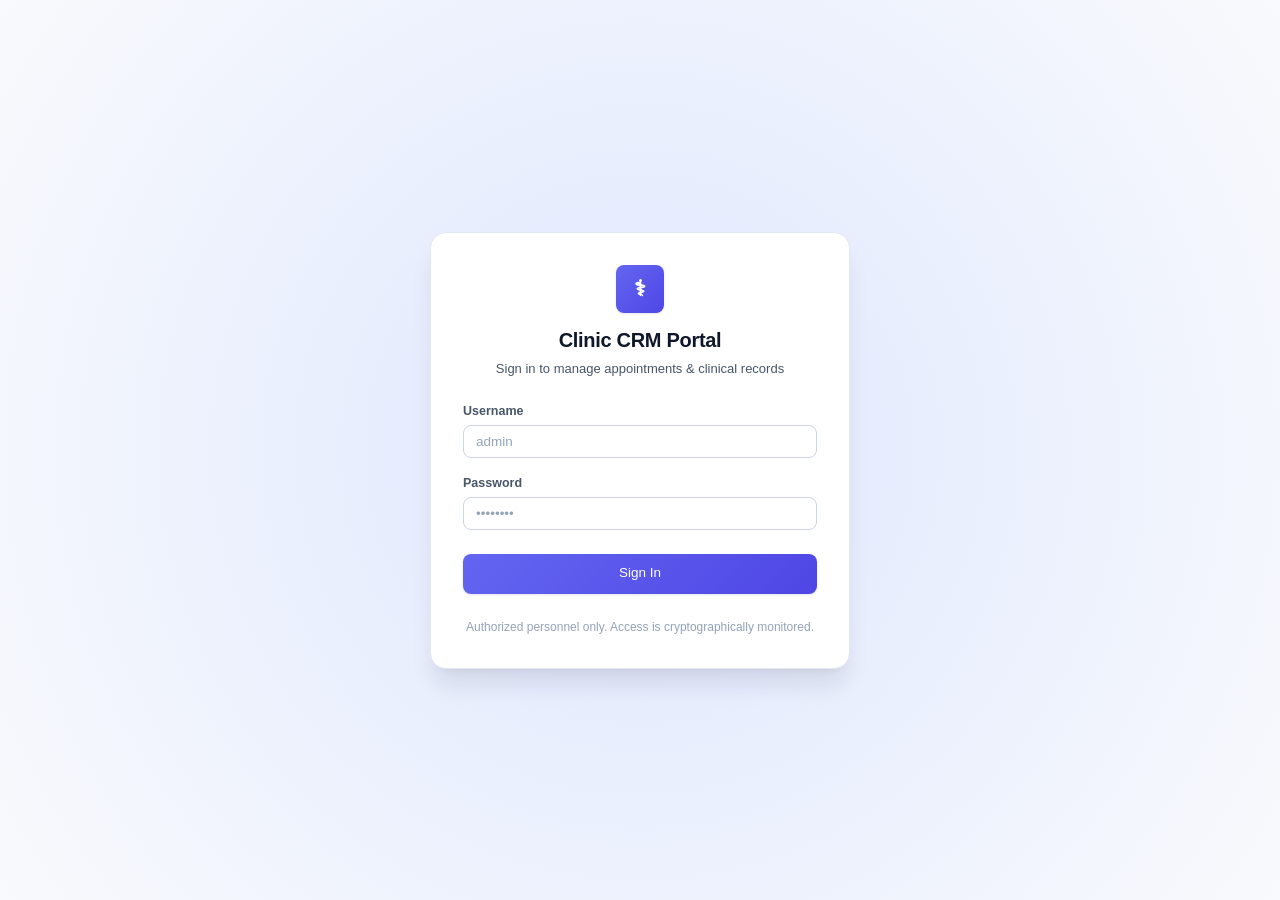
<file: frontend/login.html>
<!DOCTYPE html>
<html lang="en">
<head>
  <meta charset="UTF-8" />
  <meta name="viewport" content="width=device-width, initial-scale=1.0" />
  <script>try{var t=localStorage.getItem('crm_theme');if(t)document.documentElement.setAttribute('data-theme',t);}catch(e){}</script>
  <title>Clinic CRM — Admin Login</title>
  <link rel="stylesheet" href="css/variables.css" />
  <link rel="stylesheet" href="css/base.css" />
  <link rel="stylesheet" href="css/components.css" />
  <link rel="stylesheet" href="css/views.css" />
</head>
<body class="login-body">
  <div class="login-card">
    <div class="login-brand">
      <div class="brand-icon">⚕</div>
      <h1 class="login-title">Clinic CRM Portal</h1>
      <p class="login-subtitle">Sign in to manage appointments & clinical records</p>
    </div>

    <div id="login-error-alert" class="login-alert alert-error"></div>

    <form id="login-form">
      <div class="form-group">
        <label for="username-input" class="form-label">Username</label>
        <input
          type="text"
          id="username-input"
          class="form-input"
          placeholder="admin"
          autocomplete="username"
          required
        />
      </div>

      <div class="form-group">
        <label for="password-input" class="form-label">Password</label>
        <input
          type="password"
          id="password-input"
          class="form-input"
          placeholder="••••••••"
          autocomplete="current-password"
          required
        />
      </div>

      <div style="margin-top: 24px;">
        <button type="submit" id="login-submit-btn" class="btn btn-primary" style="width: 100%; height: 40px;">
          <span id="btn-text">Sign In</span>
          <span id="btn-spinner" class="spinner" style="display: none;"></span>
        </button>
      </div>
    </form>

    <div class="login-footer-hint">
      Authorized personnel only. Access is cryptographically monitored.
    </div>
  </div>

  <script type="module">
    import { API } from "./js/api.js";
    import { Auth } from "./js/auth.js";

    // If already logged in, redirect appropriately
    if (Auth.isAuthenticated()) {
      if (Auth.isSuperAdmin()) {
        window.location.href = "/super-admin/";
      } else if (Auth.isDoctor()) {
        window.location.href = "/admin/#doctor-dashboard";
      } else {
        window.location.href = "/admin/#dashboard";
      }
    }

    const form = document.getElementById("login-form");
    const usernameInput = document.getElementById("username-input");
    const passwordInput = document.getElementById("password-input");
    const alertBox = document.getElementById("login-error-alert");
    const submitBtn = document.getElementById("login-submit-btn");
    const btnText = document.getElementById("btn-text");
    const btnSpinner = document.getElementById("btn-spinner");

    form.addEventListener("submit", async (e) => {
      e.preventDefault();
      alertBox.classList.remove("show");
      alertBox.textContent = "";

      const username = usernameInput.value.trim();
      const password = passwordInput.value;

      if (!username || !password) {
        alertBox.textContent = "Please enter both username and password.";
        alertBox.classList.add("show");
        return;
      }

      // Show spinner
      submitBtn.disabled = true;
      btnText.style.display = "none";
      btnSpinner.style.display = "inline-block";

      try {
        const res = await API.login(username, password);
        Auth.setSession(res.token, {
          username: res.username,
          role: res.role,
          clinic_name: res.clinic_name,
          doctor_id: res.doctor_id,
          doctor_name: res.doctor_name,
          must_change_password: res.must_change_password,
        });

        const roleUpper = String(res.role || "").toUpperCase();
        if (roleUpper === "SUPER_ADMIN") {
          localStorage.setItem("super_admin_token", res.token);
          localStorage.setItem("super_admin_user", JSON.stringify(res));
          window.location.href = "/super-admin/";
        } else if (roleUpper === "DOCTOR") {
          window.location.href = "/admin/#doctor-dashboard";
        } else {
          window.location.href = "/admin/#dashboard";
        }
      } catch (err) {
        alertBox.textContent = err.message || "Invalid credentials. Please verify.";
        alertBox.classList.add("show");
      } finally {
        submitBtn.disabled = false;
        btnText.style.display = "inline";
        btnSpinner.style.display = "none";
      }
    });
  </script>
</body>
</html>
</file>
<file: frontend/css/variables.css>
/* Design Tokens & Theme Variables - Premium UI */
:root {
  /* Color Palette - Premium UI Light */
  --bg-app: #f8fafc;
  --bg-surface: #ffffff;
  --bg-surface-secondary: #f1f5f9;
  --bg-surface-tertiary: #e2e8f0;

  /* Typography Colors */
  --text-main: #0f172a;        /* Deep Navy */
  --text-secondary: #475569;   /* Slate */
  --text-muted: #94a3b8;       /* Subtle Gray */
  --text-inverted: #ffffff;

  /* Brand / Primary */
  --primary: #6366f1;          /* Electric Indigo */
  --primary-hover: #4f46e5;
  --primary-active: #4338ca;
  --primary-light: #e0e7ff;
  --primary-border: #c7d2fe;

  /* Premium Gradients */
  --sidebar-gradient: linear-gradient(180deg, #ffffff 0%, #f8fafc 100%);
  --primary-gradient: linear-gradient(135deg, #6366f1 0%, #4f46e5 100%);
  
  /* Status Colors */
  --success-text: #065f46;
  --success-bg: #d1fae5;
  --success-border: #a7f3d0;

  --warning-text: #92400e;
  --warning-bg: #fef3c7;
  --warning-border: #fde68a;

  --danger-text: #991b1b;
  --danger-bg: #fee2e2;
  --danger-border: #fecaca;

  --info-text: #1e40af;
  --info-bg: #dbeafe;
  --info-border: #bfdbfe;

  /* Borders & Shadows */
  --border-light: #e2e8f0;
  --border-subtle: #cbd5e1;
  --border-focus: #818cf8;

  --shadow-xs: 0 1px 2px rgba(15, 23, 42, 0.05);
  --shadow-sm: 0 1px 3px rgba(15, 23, 42, 0.08), 0 1px 2px rgba(15, 23, 42, 0.04);
  --shadow-md: 0 4px 6px -1px rgba(15, 23, 42, 0.08), 0 2px 4px -2px rgba(15, 23, 42, 0.04);
  --shadow-lg: 0 10px 15px -3px rgba(15, 23, 42, 0.08), 0 4px 6px -4px rgba(15, 23, 42, 0.04);
  --shadow-xl: 0 20px 25px -5px rgba(15, 23, 42, 0.1), 0 8px 10px -6px rgba(15, 23, 42, 0.05);
  --shadow-dropdown: 0 20px 25px -5px rgba(15, 23, 42, 0.1), 0 8px 10px -6px rgba(15, 23, 42, 0.05);

  /* Radii */
  --radius-xs: 4px;
  --radius-sm: 6px;
  --radius-md: 8px;
  --radius-lg: 12px;
  --radius-xl: 16px;
  --radius-full: 9999px;

  /* Spacing */
  --space-1: 4px;
  --space-2: 8px;
  --space-3: 12px;
  --space-4: 16px;
  --space-5: 20px;
  --space-6: 24px;
  --space-8: 32px;
  --space-10: 40px;

  /* Layout */
  --sidebar-width: 250px;
  --header-height: 64px;

  /* Transitions */
  --transition-fast: 150ms cubic-bezier(0.4, 0, 0.2, 1);
  --transition-base: 250ms cubic-bezier(0.4, 0, 0.2, 1);
  --transition-slow: 350ms cubic-bezier(0.4, 0, 0.2, 1);
}

[data-theme="dark"] {
  /* Color Palette - Premium UI Dark */
  --bg-app: #0f172a;
  --bg-surface: #1e293b;
  --bg-surface-secondary: #1a2744;
  --bg-surface-tertiary: #334155;

  /* Typography Colors */
  --text-main: #f1f5f9;
  --text-secondary: #94a3b8;
  --text-muted: #64748b;
  --text-inverted: #0f172a;

  /* Brand / Primary */
  --primary: #818cf8;          /* Lighter Indigo for Dark Mode */
  --primary-hover: #a5b4fc;
  --primary-active: #c7d2fe;
  --primary-light: rgba(99, 102, 241, 0.15);
  --primary-border: rgba(99, 102, 241, 0.3);

  /* Premium Gradients */
  --sidebar-gradient: linear-gradient(180deg, #1e293b 0%, #0f172a 100%);
  --primary-gradient: linear-gradient(135deg, #818cf8 0%, #6366f1 100%);

  /* Status Colors (Adjusted for Dark Mode) */
  --success-text: #34d399;
  --success-bg: rgba(16, 185, 129, 0.15);
  --success-border: rgba(16, 185, 129, 0.2);

  --warning-text: #fbbf24;
  --warning-bg: rgba(245, 158, 11, 0.15);
  --warning-border: rgba(245, 158, 11, 0.2);

  --danger-text: #f87171;
  --danger-bg: rgba(239, 68, 68, 0.15);
  --danger-border: rgba(239, 68, 68, 0.2);

  --info-text: #60a5fa;
  --info-bg: rgba(59, 130, 246, 0.15);
  --info-border: rgba(59, 130, 246, 0.2);

  /* Borders & Shadows */
  --border-light: #2d3748;
  --border-subtle: #374151;
  --border-focus: #818cf8;

  --shadow-xs: 0 1px 2px rgba(0, 0, 0, 0.3);
  --shadow-sm: 0 1px 3px rgba(0, 0, 0, 0.4), 0 1px 2px rgba(0, 0, 0, 0.2);
  --shadow-md: 0 4px 6px -1px rgba(0, 0, 0, 0.4), 0 2px 4px -2px rgba(0, 0, 0, 0.2);
  --shadow-lg: 0 10px 15px -3px rgba(0, 0, 0, 0.4), 0 4px 6px -4px rgba(0, 0, 0, 0.2);
  --shadow-xl: 0 20px 25px -5px rgba(0, 0, 0, 0.5), 0 8px 10px -6px rgba(0, 0, 0, 0.3);
  --shadow-dropdown: 0 20px 25px -5px rgba(0, 0, 0, 0.5), 0 8px 10px -6px rgba(0, 0, 0, 0.3);
}
</file>
<file: frontend/css/base.css>
/* Base CSS - Global Styles, Layout, Sidebar, Header, Responsive */

* {
  box-sizing: border-box;
  margin: 0;
  padding: 0;
}

body {
  font-family: -apple-system, BlinkMacSystemFont, "Segoe UI", Roboto, "Helvetica Neue", Arial, sans-serif;
  font-size: 14px;
  line-height: 1.5;
  color: var(--text-main);
  background-color: var(--bg-app);
  -webkit-font-smoothing: antialiased;
  -moz-osx-font-smoothing: grayscale;
}

a {
  color: var(--primary);
  text-decoration: none;
}

a:hover {
  text-decoration: underline;
}

/* App Shell Layout */
.app-container {
  display: flex;
  min-height: 100vh;
  width: 100%;
}

/* Sidebar */
.sidebar {
  width: var(--sidebar-width);
  background: var(--sidebar-gradient);
  border-right: 1px solid var(--border-light);
  display: flex;
  flex-direction: column;
  position: fixed;
  top: 0;
  bottom: 0;
  left: 0;
  z-index: 100;
  transition: transform var(--transition-base);
}

.sidebar-header {
  height: var(--header-height);
  padding: 0 var(--space-5);
  display: flex;
  align-items: center;
  gap: var(--space-3);
  border-bottom: 1px solid var(--border-light);
}

.brand-icon {
  width: 32px;
  height: 32px;
  border-radius: var(--radius-md);
  background: var(--primary-gradient);
  display: flex;
  align-items: center;
  justify-content: center;
  color: white;
  font-weight: 700;
  font-size: 16px;
  box-shadow: var(--shadow-sm);
}

.brand-info {
  display: flex;
  flex-direction: column;
}

.brand-title {
  font-size: 15px;
  font-weight: 700;
  color: var(--text-main);
  letter-spacing: -0.2px;
  white-space: nowrap;
  overflow: hidden;
  text-overflow: ellipsis;
  max-width: 160px;
}

.brand-subtitle {
  font-size: 11px;
  font-weight: 500;
  color: var(--text-muted);
  text-transform: uppercase;
  letter-spacing: 0.5px;
}

.sidebar-nav {
  flex: 1;
  overflow-y: auto;
  padding: var(--space-4) var(--space-3);
  display: flex;
  flex-direction: column;
  gap: var(--space-1);
}

.nav-section-title {
  font-size: 11px;
  font-weight: 600;
  color: var(--text-muted);
  text-transform: uppercase;
  letter-spacing: 0.6px;
  padding: var(--space-3) var(--space-3) var(--space-1);
}

.nav-item {
  display: flex;
  align-items: center;
  gap: var(--space-3);
  padding: var(--space-2) var(--space-3);
  border-radius: var(--radius-md);
  color: var(--text-secondary);
  font-weight: 500;
  font-size: 13.5px;
  transition: all var(--transition-fast);
  cursor: pointer;
  text-decoration: none;
  border-left: 3px solid transparent;
}

.nav-item:hover {
  background: var(--bg-surface-secondary);
  color: var(--text-main);
  text-decoration: none;
  border-left: 3px solid var(--border-light);
}

.nav-item.active {
  background: var(--primary-light);
  color: var(--primary);
  font-weight: 600;
  border-left: 3px solid var(--primary);
}

.nav-icon {
  font-size: 16px;
  width: 20px;
  text-align: center;
  display: flex;
  align-items: center;
  justify-content: center;
}

.sidebar-footer {
  padding: var(--space-4);
  border-top: 1px solid var(--border-light);
  display: flex;
  align-items: center;
  justify-content: space-between;
  background: transparent;
}

.user-snippet {
  display: flex;
  align-items: center;
  gap: var(--space-3);
}

.user-avatar {
  width: 34px;
  height: 34px;
  border-radius: var(--radius-full);
  background: var(--bg-surface-tertiary);
  color: var(--text-secondary);
  display: flex;
  align-items: center;
  justify-content: center;
  font-weight: 600;
  font-size: 13px;
}

.user-meta {
  display: flex;
  flex-direction: column;
}

.user-name {
  font-size: 13px;
  font-weight: 600;
  color: var(--text-main);
  max-width: 110px;
  overflow: hidden;
  text-overflow: ellipsis;
  white-space: nowrap;
}

.user-role {
  font-size: 11px;
  color: var(--text-muted);
}

/* Main Content Area */
.main-wrapper {
  flex: 1;
  margin-left: var(--sidebar-width);
  display: flex;
  flex-direction: column;
  min-width: 0;
}

/* Header */
.top-header {
  height: var(--header-height);
  background: rgba(var(--bg-surface), 0.85); /* fallback */
  background: var(--bg-surface); /* if no rgba fallback */
  border-bottom: 1px solid var(--border-light);
  display: flex;
  align-items: center;
  justify-content: space-between;
  padding: 0 var(--space-8);
  position: sticky;
  top: 0;
  z-index: 90;
  backdrop-filter: blur(8px);
}
@supports (backdrop-filter: blur(8px)) {
  .top-header {
    background-color: transparent;
    /* We need to use var mapped with rgba, but pure var doesn't work for transparency easily if it's hex. 
       Let's assume we can use opacity instead if we want, or just stick to slightly transparent color. */
  }
}
/* Just simpler glassmorphism fix */
.top-header {
  background: var(--bg-surface);
  opacity: 0.95;
  backdrop-filter: blur(10px);
}

.header-left {
  display: flex;
  align-items: center;
  gap: var(--space-4);
}

.menu-toggle-btn {
  display: none;
  background: transparent;
  border: 1px solid var(--border-light);
  border-radius: var(--radius-sm);
  padding: 6px 10px;
  cursor: pointer;
  font-size: 16px;
}

.header-title-container {
  display: flex;
  flex-direction: column;
}

.view-heading {
  font-size: 18px;
  font-weight: 700;
  color: var(--text-main);
  letter-spacing: -0.3px;
}

.view-subheading {
  font-size: 12px;
  color: var(--text-secondary);
}

.header-right {
  display: flex;
  align-items: center;
  gap: var(--space-3);
}

/* Content Area */
.content-area {
  flex: 1;
  padding: var(--space-8);
  max-width: 1200px;
  width: 100%;
  margin: 0 auto;
}

.view-container {
  display: none;
}

.view-container.active {
  display: block;
  animation: fadeIn var(--transition-base) forwards;
}

@keyframes fadeIn {
  from {
    opacity: 0;
    transform: translateY(10px);
  }
  to {
    opacity: 1;
    transform: translateY(0);
  }
}

/* Skeleton Loaders */
.skeleton {
  background: linear-gradient(90deg, var(--bg-surface-tertiary) 25%, var(--border-light) 50%, var(--bg-surface-tertiary) 75%);
  background-size: 200% 100%;
  animation: shimmer 1.5s infinite;
  border-radius: var(--radius-sm);
}

.skeleton-text {
  height: 14px;
  width: 100%;
  margin-bottom: 8px;
}

.skeleton-card {
  height: 120px;
  width: 100%;
}

@keyframes shimmer {
  0% {
    background-position: -200% 0;
  }
  100% {
    background-position: 200% 0;
  }
}

/* Backdrop for Mobile Sidebar */
.sidebar-backdrop {
  display: none;
  position: fixed;
  top: 0;
  left: 0;
  right: 0;
  bottom: 0;
  background: rgba(15, 23, 42, 0.4);
  z-index: 95;
  backdrop-filter: blur(2px);
}

/* Responsive Breakpoints */
@media (max-width: 900px) {
  .sidebar {
    transform: translateX(-100%);
  }
  .sidebar.open {
    transform: translateX(0);
  }
  .sidebar-backdrop.active {
    display: block;
  }
  .main-wrapper {
    margin-left: 0;
  }
  .menu-toggle-btn {
    display: block;
  }
  .top-header {
    padding: 0 var(--space-4);
  }
  .content-area {
    padding: var(--space-4);
  }
}

@media (prefers-reduced-motion: reduce) {
  *,
  *::before,
  *::after {
    animation-duration: 0.01ms !important;
    animation-iteration-count: 1 !important;
    transition-duration: 0.01ms !important;
    scroll-behavior: auto !important;
  }
}
</file>
<file: frontend/css/components.css>
/* Components CSS - Buttons, Badges, Tables, Cards, Modals, Forms, Toasts */

/* Buttons */
.btn {
  display: inline-flex;
  align-items: center;
  justify-content: center;
  gap: var(--space-2);
  padding: 8px 14px;
  font-size: 13.5px;
  font-weight: 500;
  border-radius: var(--radius-md);
  border: 1px solid transparent;
  cursor: pointer;
  transition: all var(--transition-fast);
  text-decoration: none;
  line-height: 1.2;
}

.btn:disabled {
  opacity: 0.55;
  cursor: not-allowed;
  pointer-events: none;
}

.btn-primary {
  background: var(--primary-gradient);
  color: var(--text-inverted);
  box-shadow: var(--shadow-sm);
  border: none;
}

.btn-primary:hover {
  filter: brightness(1.1);
  box-shadow: var(--shadow-md);
  text-decoration: none;
}

.btn-primary:active {
  transform: translateY(1px);
}

.btn-secondary {
  background: var(--bg-surface);
  color: var(--text-secondary);
  border-color: var(--border-light);
  box-shadow: var(--shadow-xs);
}

.btn-secondary:hover {
  background: var(--bg-surface-secondary);
  color: var(--text-main);
  border-color: var(--border-subtle);
  text-decoration: none;
}

.btn-danger {
  background: #dc2626;
  color: white;
}

.btn-danger:hover {
  background: #b91c1c;
}

.btn-outline {
  background: transparent;
  color: var(--primary);
  border: 1px solid var(--primary-border);
}
.btn-outline:hover {
  background: var(--primary-light);
}

.btn-outline-danger {
  background: transparent;
  color: #dc2626;
  border-color: var(--danger-border);
}

.btn-outline-danger:hover {
  background: var(--danger-bg);
}

.btn-sm {
  padding: 5px 10px;
  font-size: 12px;
  border-radius: var(--radius-sm);
}

.btn-icon {
  padding: 7px;
  width: 32px;
  height: 32px;
  border-radius: var(--radius-md);
  background: transparent;
  border: 1px solid var(--border-light);
  color: var(--text-secondary);
  display: inline-flex;
  align-items: center;
  justify-content: center;
  cursor: pointer;
}

.btn-icon:hover {
  background: var(--bg-surface-secondary);
  color: var(--text-main);
}

/* Badges */
.badge {
  display: inline-flex;
  align-items: center;
  gap: 6px;
  padding: 4px 10px;
  border-radius: var(--radius-full);
  font-size: 12px;
  font-weight: 600;
  text-transform: capitalize;
  white-space: nowrap;
  line-height: 1.2;
}

.badge-dot {
  width: 6px;
  height: 6px;
  border-radius: 50%;
}

.badge-confirmed, .badge-active, .badge-available, .badge-paid {
  background: var(--success-bg);
  color: var(--success-text);
  border: 1px solid var(--success-border);
}
.badge-confirmed .badge-dot, .badge-active .badge-dot, .badge-available .badge-dot, .badge-paid .badge-dot {
  background: var(--success-text);
}

.badge-pending {
  background: var(--warning-bg);
  color: var(--warning-text);
  border: 1px solid var(--warning-border);
}
.badge-pending .badge-dot {
  background: var(--warning-text);
}

.badge-completed, .badge-offline {
  background: var(--info-bg);
  color: var(--info-text);
  border: 1px solid var(--info-border);
}
.badge-completed .badge-dot {
  background: var(--info-text);
}

.badge-cancelled, .badge-inactive, .badge-unavailable, .badge-disabled {
  background: var(--danger-bg);
  color: var(--danger-text);
  border: 1px solid var(--danger-border);
}
.badge-cancelled .badge-dot, .badge-inactive .badge-dot, .badge-unavailable .badge-dot {
  background: var(--danger-text);
}

.badge-booked {
  background: #f3e8ff;
  color: #6b21a8;
  border: 1px solid #d8b4fe;
}
.badge-booked .badge-dot {
  background: #a855f7;
}

/* Cards */
.card {
  background: var(--bg-surface);
  border: 1px solid var(--border-light);
  border-radius: var(--radius-lg);
  box-shadow: var(--shadow-sm);
  overflow: hidden;
  margin-bottom: var(--space-6);
  transition: transform var(--transition-fast), box-shadow var(--transition-fast);
}

.card:hover {
  transform: translateY(-2px);
  box-shadow: var(--shadow-md);
}

.card-header {
  padding: var(--space-4) var(--space-5);
  border-bottom: 1px solid var(--border-light);
  display: flex;
  align-items: center;
  justify-content: space-between;
  background: var(--bg-surface);
}

.card-title {
  font-size: 15px;
  font-weight: 600;
  color: var(--text-main);
  display: flex;
  align-items: center;
  gap: var(--space-2);
}

.card-subtitle {
  font-size: 12px;
  color: var(--text-muted);
  margin-top: 2px;
}

.card-body {
  padding: var(--space-5);
}

.card-footer {
  padding: var(--space-3) var(--space-5);
  border-top: 1px solid var(--border-light);
  background: var(--bg-surface-secondary);
  display: flex;
  align-items: center;
  justify-content: flex-end;
  gap: var(--space-3);
}

/* Stat Card */
.stat-card {
  background: var(--bg-surface);
  border: 1px solid var(--border-light);
  border-radius: var(--radius-lg);
  padding: var(--space-5);
  box-shadow: var(--shadow-sm);
  display: flex;
  flex-direction: column;
  position: relative;
  overflow: hidden;
  transition: box-shadow var(--transition-fast), transform var(--transition-fast);
}
.stat-card:hover {
  transform: translateY(-2px);
  box-shadow: var(--shadow-md);
}

/* Tables */
.table-container {
  overflow-x: auto;
  width: 100%;
}

.data-table {
  width: 100%;
  border-collapse: collapse;
  text-align: left;
  font-size: 13.5px;
}

.data-table th {
  background: var(--bg-surface-secondary);
  color: var(--text-secondary);
  font-weight: 600;
  font-size: 12px;
  text-transform: uppercase;
  letter-spacing: 0.5px;
  padding: var(--space-3) var(--space-4);
  border-bottom: 1px solid var(--border-light);
  white-space: nowrap;
}

.data-table td {
  padding: var(--space-3) var(--space-4);
  border-bottom: 1px solid var(--border-light);
  color: var(--text-main);
  vertical-align: middle;
}

.data-table tbody tr {
  transition: background-color var(--transition-fast);
}

.data-table tbody tr:nth-child(even) {
  background-color: rgba(0, 0, 0, 0.015);
}
[data-theme="dark"] .data-table tbody tr:nth-child(even) {
  background-color: rgba(255, 255, 255, 0.015);
}

.data-table tbody tr:hover {
  background-color: var(--bg-surface-tertiary) !important;
}

.data-table tr:last-child td {
  border-bottom: none;
}

.data-table .empty-state-cell {
  text-align: center;
  padding: var(--space-10) var(--space-4);
  color: var(--text-muted);
}

/* Forms */
.form-group {
  margin-bottom: var(--space-4);
}

.form-label {
  display: block;
  font-size: 12.5px;
  font-weight: 600;
  color: var(--text-secondary);
  margin-bottom: var(--space-1);
}

.form-input, .form-select, .form-textarea {
  width: 100%;
  padding: 8px 12px;
  font-size: 13.5px;
  color: var(--text-main);
  background: var(--bg-surface);
  border: 1px solid var(--border-subtle);
  border-radius: var(--radius-md);
  outline: none;
  transition: border-color var(--transition-fast), box-shadow var(--transition-fast);
  font-family: inherit;
}

.form-input::placeholder, .form-textarea::placeholder {
  color: var(--text-muted);
}

.form-input:focus, .form-select:focus, .form-textarea:focus {
  border-color: var(--primary);
  box-shadow: 0 0 0 3px var(--primary-light);
}

.form-textarea {
  min-height: 80px;
  resize: vertical;
}

.form-row {
  display: grid;
  grid-template-columns: repeat(auto-fit, minmax(200px, 1fr));
  gap: var(--space-4);
}

.form-helper {
  font-size: 11.5px;
  color: var(--text-muted);
  margin-top: 4px;
}

/* Filter Bar */
.filter-bar {
  display: flex;
  align-items: center;
  justify-content: space-between;
  gap: var(--space-3);
  margin-bottom: var(--space-4);
  flex-wrap: wrap;
}

.filter-left, .filter-right {
  display: flex;
  align-items: center;
  gap: var(--space-3);
  flex-wrap: wrap;
}

.search-input-wrapper {
  position: relative;
  min-width: 240px;
}

.search-icon {
  position: absolute;
  left: 10px;
  top: 50%;
  transform: translateY(-50%);
  color: var(--text-muted);
  font-size: 14px;
  pointer-events: none;
}

.search-input {
  padding-left: 32px;
  height: 36px;
  font-size: 13px;
}

.filter-select {
  height: 36px;
  padding: 0 10px;
  font-size: 13px;
  border-radius: var(--radius-md);
  border: 1px solid var(--border-subtle);
  background: var(--bg-surface);
  color: var(--text-main);
}

/* Pagination */
.pagination-container {
  display: flex;
  align-items: center;
  justify-content: space-between;
  padding: var(--space-3) var(--space-4);
  border-top: 1px solid var(--border-light);
  background: var(--bg-surface);
  font-size: 12.5px;
  color: var(--text-secondary);
}

.pagination-controls {
  display: flex;
  gap: var(--space-2);
}

/* Modal Dialog */
.modal-backdrop {
  position: fixed;
  top: 0;
  left: 0;
  right: 0;
  bottom: 0;
  background: rgba(15, 23, 42, 0.6);
  backdrop-filter: blur(4px);
  z-index: 200;
  display: none;
  align-items: center;
  justify-content: center;
  padding: var(--space-4);
  transition: opacity var(--transition-fast);
}

.modal-backdrop.open {
  display: flex;
  animation: fadeIn 200ms ease;
}

.modal-dialog {
  background: var(--bg-surface);
  border-radius: var(--radius-lg);
  box-shadow: var(--shadow-xl);
  width: 100%;
  max-width: 580px;
  max-height: 90vh;
  display: flex;
  flex-direction: column;
  border: 1px solid var(--border-light);
  overflow: hidden;
  transform: scale(0.95);
  animation: modalScaleIn 200ms ease forwards;
}

@keyframes modalScaleIn {
  to {
    transform: scale(1);
  }
}

.modal-header {
  padding: var(--space-4) var(--space-5);
  border-bottom: 1px solid var(--border-light);
  display: flex;
  align-items: center;
  justify-content: space-between;
}

.modal-title {
  font-size: 16px;
  font-weight: 700;
  color: var(--text-main);
}

.modal-close-btn {
  background: transparent;
  border: none;
  font-size: 20px;
  line-height: 1;
  color: var(--text-muted);
  cursor: pointer;
  padding: 4px;
}

.modal-close-btn:hover {
  color: var(--text-main);
}

.modal-body {
  padding: var(--space-5);
  overflow-y: auto;
}

.modal-footer {
  padding: var(--space-4) var(--space-5);
  border-top: 1px solid var(--border-light);
  background: var(--bg-surface-secondary);
  display: flex;
  align-items: center;
  justify-content: flex-end;
  gap: var(--space-3);
}

/* Toast Notifications */
.toast-container {
  position: fixed;
  bottom: 24px;
  right: 24px;
  z-index: 300;
  display: flex;
  flex-direction: column;
  gap: var(--space-2);
  pointer-events: none;
}

.toast {
  padding: 12px 18px;
  border-radius: var(--radius-md);
  font-size: 13.5px;
  font-weight: 500;
  box-shadow: var(--shadow-lg);
  display: flex;
  align-items: center;
  gap: var(--space-3);
  pointer-events: auto;
  animation: slideInRight 250ms cubic-bezier(0.4, 0, 0.2, 1);
  min-width: 280px;
  max-width: 420px;
}

.toast::before {
  content: '';
  display: inline-block;
  width: 20px;
  height: 20px;
  background-size: contain;
  background-repeat: no-repeat;
  margin-right: 8px;
}

.toast-success {
  background: var(--success-bg);
  color: var(--success-text);
  border: 1px solid var(--success-border);
}
.toast-success::before {
  content: '✓';
  color: var(--success-text);
  font-weight: bold;
}

.toast-error {
  background: var(--danger-bg);
  color: var(--danger-text);
  border: 1px solid var(--danger-border);
}
.toast-error::before {
  content: '⚠';
  color: var(--danger-text);
  font-weight: bold;
}

.toast-info {
  background: var(--info-bg);
  color: var(--info-text);
  border: 1px solid var(--info-border);
}
.toast-info::before {
  content: 'ℹ';
  color: var(--info-text);
  font-weight: bold;
}

.toast-warning {
  background: var(--warning-bg);
  color: var(--warning-text);
  border: 1px solid var(--warning-border);
}
.toast-warning::before {
  content: '⚠';
  color: var(--warning-text);
  font-weight: bold;
}

@keyframes slideInRight {
  from {
    transform: translateX(100%);
    opacity: 0;
  }
  to {
    transform: translateX(0);
    opacity: 1;
  }
}

/* Spinner */
.spinner {
  display: inline-block;
  width: 18px;
  height: 18px;
  border: 2px solid rgba(255, 255, 255, 0.3);
  border-radius: 50%;
  border-top-color: white;
  animation: spin 0.8s linear infinite;
}

.spinner-primary {
  border: 2px solid var(--border-light);
  border-top-color: var(--primary);
}

@keyframes spin {
  to {
    transform: rotate(360deg);
  }
}
</file>
<file: frontend/css/views.css>
/* Views CSS - Dashboard, Calendar, Doctor Cards, Login Page */

/* -------------------------------------------------------------------------
   1. Dashboard View
   ------------------------------------------------------------------------- */
.metrics-grid, .stats-grid {
  display: grid;
  grid-template-columns: repeat(auto-fit, minmax(220px, 1fr));
  gap: var(--space-4);
  margin-bottom: var(--space-6);
}

.metric-card {
  background: var(--bg-surface);
  border: 1px solid var(--border-light);
  border-top: 4px solid var(--primary);
  border-radius: var(--radius-lg);
  padding: var(--space-5);
  box-shadow: var(--shadow-sm);
  display: flex;
  flex-direction: column;
  position: relative;
  overflow: hidden;
  transition: transform var(--transition-fast), box-shadow var(--transition-fast);
}
.metric-card:hover {
  transform: translateY(-2px);
  box-shadow: var(--shadow-md);
}

.metric-card-header {
  display: flex;
  align-items: center;
  justify-content: space-between;
  margin-bottom: var(--space-2);
}

.metric-label {
  font-size: 12.5px;
  font-weight: 600;
  color: var(--text-secondary);
  text-transform: uppercase;
  letter-spacing: 0.5px;
}

.metric-icon-wrap {
  width: 36px;
  height: 36px;
  border-radius: var(--radius-md);
  background: var(--primary-light);
  color: var(--primary);
  display: flex;
  align-items: center;
  justify-content: center;
  font-size: 16px;
}

.metric-value {
  font-size: 28px;
  font-weight: 700;
  color: var(--text-main);
  letter-spacing: -0.5px;
  line-height: 1.1;
  margin-top: var(--space-2);
}

.metric-subtext {
  font-size: 12px;
  color: var(--text-muted);
  margin-top: var(--space-2);
}

.dashboard-split-layout {
  display: grid;
  grid-template-columns: 2fr 1.2fr;
  gap: var(--space-6);
}

@media (max-width: 1024px) {
  .dashboard-split-layout {
    grid-template-columns: 1fr;
  }
}

.recent-patient-item {
  display: flex;
  align-items: center;
  justify-content: space-between;
  padding: var(--space-3) 0;
  border-bottom: 1px solid var(--border-light);
}

.recent-patient-item:last-child {
  border-bottom: none;
}

.recent-patient-info {
  display: flex;
  align-items: center;
  gap: var(--space-3);
}

.recent-patient-avatar {
  width: 36px;
  height: 36px;
  border-radius: var(--radius-full);
  background: var(--bg-surface-secondary);
  color: var(--text-secondary);
  display: flex;
  align-items: center;
  justify-content: center;
  font-weight: 600;
  font-size: 13px;
}

/* -------------------------------------------------------------------------
   2. Calendar View
   ------------------------------------------------------------------------- */
.calendar-controls {
  display: flex;
  align-items: center;
  justify-content: space-between;
  margin-bottom: var(--space-4);
  flex-wrap: wrap;
  gap: var(--space-3);
}

.calendar-period-label {
  font-size: 17px;
  font-weight: 700;
  color: var(--text-main);
}

.calendar-nav-group {
  display: flex;
  align-items: center;
  gap: var(--space-2);
}

.view-mode-tabs {
  display: flex;
  background: var(--bg-surface-secondary);
  padding: 3px;
  border-radius: var(--radius-md);
  border: 1px solid var(--border-light);
}

.view-mode-tab {
  padding: 4px 12px;
  font-size: 12.5px;
  font-weight: 500;
  color: var(--text-secondary);
  border: none;
  background: transparent;
  border-radius: var(--radius-sm);
  cursor: pointer;
  transition: all var(--transition-fast);
}

.view-mode-tab.active {
  background: var(--bg-surface);
  color: var(--primary);
  font-weight: 600;
  box-shadow: var(--shadow-xs);
}

.calendar-month-grid {
  display: grid;
  grid-template-columns: repeat(7, 1fr);
  border: 1px solid var(--border-light);
  border-radius: var(--radius-lg);
  overflow: hidden;
  background: var(--bg-surface);
}

.calendar-day-header {
  padding: var(--space-2) var(--space-3);
  text-align: center;
  font-size: 12px;
  font-weight: 600;
  color: var(--text-muted);
  background: var(--bg-surface-secondary);
  border-bottom: 1px solid var(--border-light);
  border-right: 1px solid var(--border-light);
}

.calendar-day-header:last-child {
  border-right: none;
}

.calendar-cell {
  min-height: 110px;
  padding: var(--space-2);
  border-bottom: 1px solid var(--border-light);
  border-right: 1px solid var(--border-light);
  background: var(--bg-surface);
  position: relative;
  display: flex;
  flex-direction: column;
  transition: background-color var(--transition-fast);
}

.calendar-cell:nth-child(7n) {
  border-right: none;
}

.calendar-cell.other-month {
  background: var(--bg-surface-secondary);
  color: var(--text-muted);
}

.calendar-cell.today {
  background: var(--primary-light);
}

.calendar-day-number {
  font-size: 12px;
  font-weight: 600;
  margin-bottom: var(--space-1);
  display: inline-block;
  width: 22px;
  height: 22px;
  line-height: 22px;
  text-align: center;
  border-radius: var(--radius-full);
}

.calendar-cell.today .calendar-day-number {
  background: var(--primary);
  color: white;
}

.calendar-events-container {
  display: flex;
  flex-direction: column;
  gap: 3px;
  flex: 1;
  overflow-y: auto;
}

.calendar-event-pill {
  padding: 2px 6px;
  font-size: 11px;
  border-radius: var(--radius-xs);
  background: var(--primary-light);
  color: var(--primary);
  border-left: 3px solid var(--primary);
  white-space: nowrap;
  overflow: hidden;
  text-overflow: ellipsis;
  cursor: pointer;
  line-height: 1.3;
}

.calendar-event-pill:hover {
  filter: brightness(0.95);
}

.calendar-event-pill.status-completed {
  background: var(--success-bg);
  color: var(--success-text);
  border-left-color: var(--success-text);
}

.calendar-event-pill.status-pending {
  background: var(--warning-bg);
  color: var(--warning-text);
  border-left-color: var(--warning-text);
}

/* -------------------------------------------------------------------------
   3. Doctor Directory Grid
   ------------------------------------------------------------------------- */
.doctors-grid {
  display: grid;
  grid-template-columns: repeat(auto-fill, minmax(320px, 1fr));
  gap: var(--space-4);
}

.doctor-card {
  background: var(--bg-surface);
  border: 1px solid var(--border-light);
  border-radius: var(--radius-lg);
  padding: var(--space-5);
  box-shadow: var(--shadow-xs);
  display: flex;
  flex-direction: column;
  justify-content: space-between;
  transition: box-shadow var(--transition-fast), border-color var(--transition-fast);
}

.doctor-card:hover {
  box-shadow: var(--shadow-md);
  border-color: var(--border-subtle);
}

.doctor-top {
  display: flex;
  justify-content: space-between;
  align-items: flex-start;
  margin-bottom: var(--space-3);
}

.doctor-meta h3 {
  font-size: 16px;
  font-weight: 700;
  color: var(--text-main);
  margin-bottom: 2px;
}

.doctor-specialty {
  font-size: 13px;
  font-weight: 500;
  color: var(--primary);
}

.doctor-info-list {
  display: flex;
  flex-direction: column;
  gap: var(--space-2);
  margin-bottom: var(--space-4);
  font-size: 12.5px;
  color: var(--text-secondary);
}

.doctor-info-item {
  display: flex;
  align-items: center;
  gap: var(--space-2);
}

.doctor-actions {
  display: flex;
  align-items: center;
  justify-content: flex-end;
  gap: var(--space-2);
  border-top: 1px solid var(--border-light);
  padding-top: var(--space-3);
  margin-top: auto;
}

/* -------------------------------------------------------------------------
   4. Login Screen
   ------------------------------------------------------------------------- */
.login-body {
  min-height: 100vh;
  display: flex;
  align-items: center;
  justify-content: center;
  background: var(--bg-app);
  background-image: radial-gradient(circle at center, var(--primary-light) 0%, var(--bg-app) 100%);
  padding: var(--space-4);
}

.login-card {
  background: var(--bg-surface);
  border: 1px solid var(--border-light);
  border-radius: var(--radius-xl);
  box-shadow: var(--shadow-xl);
  width: 100%;
  max-width: 420px;
  padding: var(--space-8);
  backdrop-filter: blur(10px);
}

.login-brand {
  text-align: center;
  margin-bottom: var(--space-6);
}

.login-brand .brand-icon {
  width: 48px;
  height: 48px;
  font-size: 22px;
  margin: 0 auto var(--space-3);
}

.login-title {
  font-size: 20px;
  font-weight: 700;
  color: var(--text-main);
  letter-spacing: -0.3px;
}

.login-subtitle {
  font-size: 13px;
  color: var(--text-secondary);
  margin-top: var(--space-1);
}

.login-alert {
  padding: 10px 14px;
  border-radius: var(--radius-md);
  font-size: 13px;
  margin-bottom: var(--space-4);
  display: none;
}

.login-alert.show {
  display: block;
}

.login-alert.alert-error {
  background: var(--danger-bg);
  color: var(--danger-text);
  border: 1px solid var(--danger-border);
}

.login-footer-hint {
  text-align: center;
  margin-top: var(--space-6);
  font-size: 12px;
  color: var(--text-muted);
}

/* =========================================================================
   PRESCRIPTION PAD & EDITOR STYLES
   ========================================================================= */
.rx-inline-input {
  background: transparent;
  border: none;
  border-bottom: 1px dashed #94a3b8;
  padding: 2px 4px;
  font-family: inherit;
  font-size: inherit;
  color: inherit;
  outline: none;
}

.rx-inline-input:focus {
  border-bottom: 1.5px solid #0284c7;
  background: #f0f9ff;
}

.rx-compact-input {
  padding: 4px 8px;
  font-size: 12px;
  height: auto;
}

.rx-format-btn {
  background: transparent;
  border: none;
  padding: 2px 6px;
  border-radius: 3px;
  font-size: 12px;
  cursor: pointer;
  color: #334155;
}

.rx-format-btn:hover {
  background: #cbd5e1;
}

.rx-rich-editor:focus {
  border-color: #0284c7 !important;
  box-shadow: 0 0 0 2px rgba(2, 132, 199, 0.15);
}

/* =========================================================================
   PRINT MEDIA RULES (Clean A4 Medical Prescription Printout)
   ========================================================================= */
@media print {
  body {
    background: #ffffff !important;
    color: #000000 !important;
    margin: 0 !important;
    padding: 0 !important;
  }

  /* Hide entire CRM chrome and UI buttons */
  .sidebar,
  .top-header,
  .rx-action-bar,
  .no-print,
  .btn,
  .btn-icon,
  .toast-container,
  .modal-backdrop,
  .menu-toggle-btn,
  #rx-add-med-row,
  .remove-rx-med-btn,
  .rx-editor-toolbar {
    display: none !important;
  }

  .main-wrapper,
  .content-area,
  .view-container {
    margin: 0 !important;
    padding: 0 !important;
    max-width: 100% !important;
    width: 100% !important;
    box-shadow: none !important;
    border: none !important;
    background: #ffffff !important;
  }

  /* Ensure only the active prescription pad prints */
  .prescription-pad {
    max-width: 100% !important;
    width: 100% !important;
    margin: 0 !important;
    padding: 10mm !important;
    box-shadow: none !important;
    border: none !important;
    background: #ffffff !important;
    page-break-inside: avoid;
  }

  .rx-inline-input {
    border-bottom: none !important;
    background: transparent !important;
  }

  .rx-rich-editor {
    border: none !important;
    padding: 0 !important;
  }

  @page {
    size: A4 portrait;
    margin: 10mm;
  }
}
</file>
